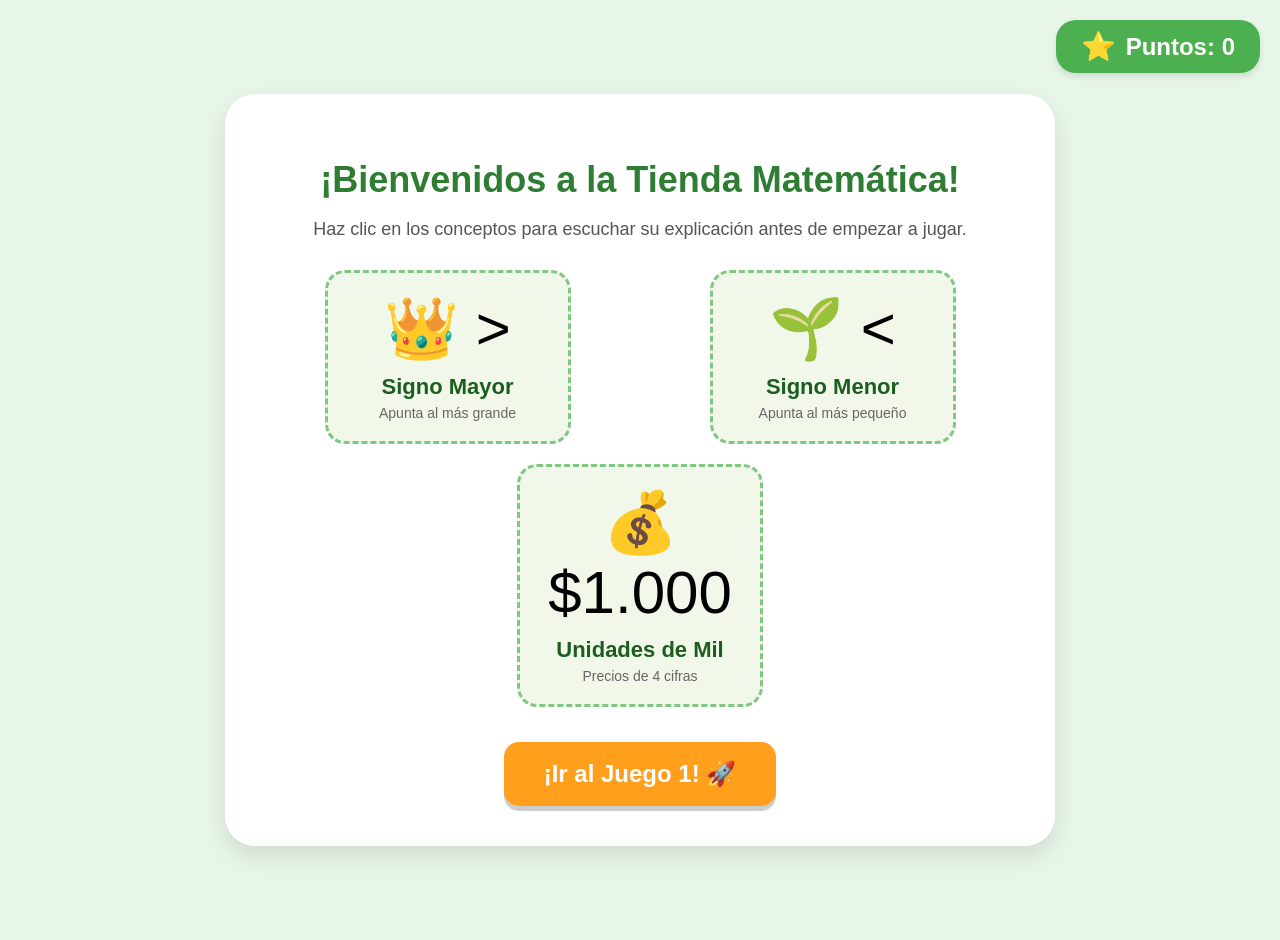
<file: basico4.html>
<!DOCTYPE html>
<html lang="es">
<head>
    <meta charset="UTF-8">
    <meta name="viewport" content="width=device-width, initial-scale=1.0">
    <title>Aprendizaje: Tienda Matemática</title>
    <style>
        body {
            font-family: 'Arial Rounded MT Bold', Arial, sans-serif;
            background-color: #e8f5e9;
            display: flex;
            flex-direction: column;
            align-items: center;
            justify-content: center;
            min-height: 100vh;
            margin: 0;
            padding: 20px;
        }

        /* Marcador Superior con Estrella requerido por la pauta */
        #contenedor-marcador {
            position: absolute;
            top: 20px;
            right: 20px;
            background-color: #4caf50;
            color: white;
            padding: 10px 25px;
            border-radius: 20px;
            font-size: 24px;
            font-weight: bold;
            box-shadow: 0 4px 6px rgba(0,0,0,0.1);
            display: flex;
            align-items: center;
            gap: 10px;
        }
        .estrella-marcador {
            font-size: 28px;
            animation: pulso 2s infinite;
        }

        .tarjeta-aprendizaje {
            text-align: center;
            background: white;
            padding: 40px;
            border-radius: 30px;
            box-shadow: 0 10px 25px rgba(0,0,0,0.1);
            width: 90%;
            max-width: 750px;
        }

        h1 { color: #2e7d32; font-size: 36px; margin-bottom: 10px; }
        .subtitulo { color: #555; font-size: 18px; margin-bottom: 30px; }

        /* Contenedor de recursos visuales */
        .recursos-visuales {
            display: flex;
            justify-content: space-around;
            flex-wrap: wrap;
            gap: 20px;
            margin-bottom: 35px;
        }

        .concepto-card {
            background: #f1f8e9;
            border: 3px dashed #81c784;
            border-radius: 20px;
            padding: 20px;
            width: 200px;
            cursor: pointer;
            transition: transform 0.2s, background-color 0.2s;
        }
        .concepto-card:hover {
            transform: scale(1.05);
            background-color: #c8e6c9;
        }
        .concepto-card .emoji { font-size: 60px; }
        .concepto-card .texto { font-size: 22px; font-weight: bold; color: #1b5e20; margin-top: 10px; }
        .concepto-card .explicacion { font-size: 14px; color: #666; margin-top: 5px; }

        .btn-comenzar {
            background-color: #ff9f1c;
            color: white;
            border: none;
            padding: 18px 40px;
            font-size: 24px;
            font-weight: bold;
            border-radius: 15px;
            cursor: pointer;
            box-shadow: 0 5px rgba(0,0,0,0.2);
            transition: background-color 0.2s;
        }
        .btn-comenzar:active {
            transform: translateY(5px);
            box-shadow: none;
        }

        @keyframes pulso {
            0% { transform: scale(1); }
            50% { transform: scale(1.15); }
            100% { transform: scale(1); }
        }
    </style>
</head>
<body>

    <div id="contenedor-marcador">
        <span class="estrella-marcador">⭐</span>
        <span>Puntos: <span id="puntos">0</span></span>
    </div>

    <div class="tarjeta-aprendizaje">
        <h1>¡Bienvenidos a la Tienda Matemática!</h1>
        <p class="subtitulo">Haz clic en los conceptos para escuchar su explicación antes de empezar a jugar.</p>

        <div class="recursos-visuales">
            <div class="concepto-card" onclick="reproducirConcepto('Mayor que. El número de la izquierda tiene más valor o un precio más alto.')">
                <div class="emoji">👑 &gt;</div>
                <div class="texto">Signo Mayor</div>
                <div class="explicacion">Apunta al más grande</div>
            </div>

            <div class="concepto-card" onclick="reproducirConcepto('Menor que. El número de la izquierda tiene menos valor o un precio más barato.')">
                <div class="emoji">🌱 &lt;</div>
                <div class="texto">Signo Menor</div>
                <div class="explicacion">Apunta al más pequeño</div>
            </div>

            <div class="concepto-card" onclick="reproducirConcepto('Unidades de Mil. Son los números de cuatro cifras, como los precios de las cosas en la tienda.')">
                <div class="emoji">💰 $1.000</div>
                <div class="texto">Unidades de Mil</div>
                <div class="explicacion">Precios de 4 cifras</div>
            </div>
        </div>

        <button class="btn-comenzar" onclick="iniciarJuegos()">¡Ir al Juego 1! 🚀</button>
    </div>

    <script>
        // Inicializar el sistema de puntuación acumulativa en el localStorage
        localStorage.setItem("puntajeAcumulado", "0");
        document.getElementById("puntos").innerText = localStorage.getItem("puntajeAcumulado");

        // Audio de asistencia interactiva (Lectura de objetos)
        function reproducirConcepto(mensaje) {
            window.speechSynthesis.cancel();
            const lectura = new SpeechSynthesisUtterance(mensaje);
            lectura.lang = 'es-ES';
            window.speechSynthesis.speak(lectura);
        }

        // Progresión secuencial: Redirección al juego 1
        function iniciarJuegos() {
            window.speechSynthesis.cancel();
            window.location.href = "juego1.html"; 
        }
    </script>
</body>
</html>
</file>
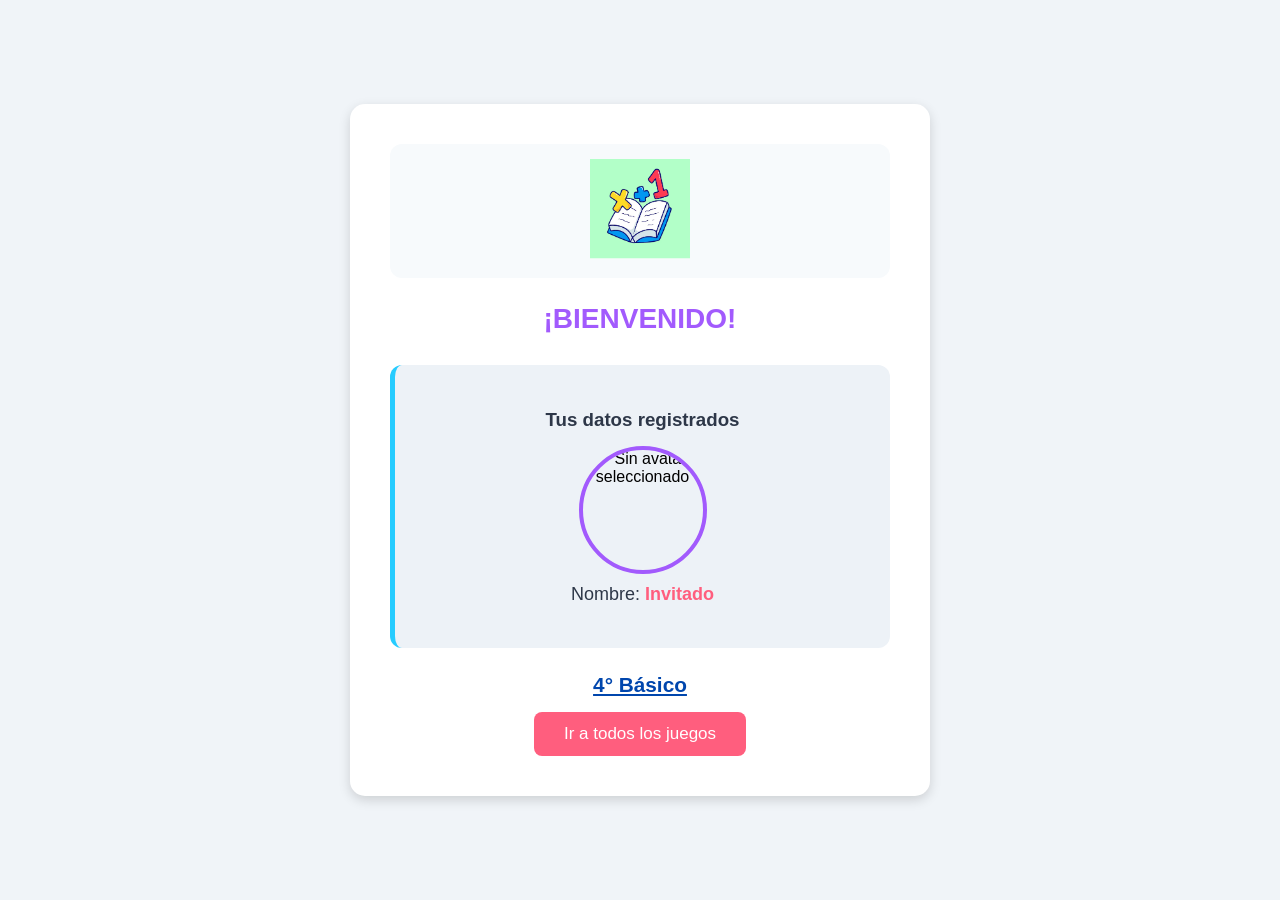
<file: inicio.html>
<!DOCTYPE html>
<html lang="es">
<head>
    <meta charset="UTF-8">
    <meta name="viewport" content="width=device-width, initial-scale=1.0">
    <title>BIENVENIDO</title>
    <link rel="stylesheet" href="CSS/inicio.CSS">
</head>
<body>
    <div class="contenedor-principal">

        <div class="rectangulo-logo">
            <img src="img/logo.avif" alt="Logo Plataforma" class="logo">
        </div>

        <h1>¡BIENVENIDO!</h1>

        <div class="recuadro-info">
            <h3>Tus datos registrados</h3>
            <img id="avatarUsuario" alt="Avatar seleccionado">
            <p>Nombre: <span id="nombreUsuario"></span></p>
        </div>

        <div style="margin-bottom: 15px;">
            <a href="4basico.html" style="color: #0046ad; text-decoration: underline; font-size: 1.3rem; font-weight: bold;">4° Básico</a>
        </div>

        <a href="todos.html" style="text-decoration: none;">
            <button class="btn-basico" onclick="mensajeVoz()">Ir a todos los juegos</button>
        </a>

    </div>

    <script src="js/inicio.js"></script>
</body>
</html>
</file>
<file: CSS/inicio.CSS>
body{
    margin: 0;
    padding: 0;
    box-sizing: border-box;
    font-family: Arial, sans-serif;
}

body {
    background-color: #f0f4f8;
    display: flex;
    justify-content: center;
    align-items: center;
    min-height: 100vh;
    padding: 20px;
}

.contenedor-principal {
    background: white;
    padding: 40px;
    border-radius: 15px;
    box-shadow: 0 4px 12px rgba(0,0,0,0.15);
    text-align: center;
    width: 100%;
    max-width: 500px;
}

.rectangulo-logo {
    background-color: #f7fafc;
    padding: 15px;
    border-radius: 12px;
    margin-bottom: 25px;
}

.logo {
    width: 100px;
}

h1 {
    color: #a25afd;
    margin-bottom: 30px;
    font-size: 28px;
}

.recuadro-info {
    background-color: #edf2f7;
    padding: 25px;
    border-radius: 12px;
    margin-bottom: 25px;
    border-left: 5px solid #26ccff;
}

.recuadro-info h3 {
    color: #2d3748;
    margin-bottom: 15px;
}

#avatarUsuario {
    width: 120px;
    height: 120px;
    border-radius: 50%;
    display: block;
    margin: 10px auto;
    border: 4px solid #a25afd;
    object-fit: cover;
}

.recuadro-info p {
    font-size: 18px;
    color: #2d3748;
    margin-top: 10px;
}

#nombreUsuario {
    font-weight: bold;
    color: #ff5e7e;
}

button {
    background-color: #ff5e7e;
    color: white;
    border: none;
    padding: 12px 30px;
    font-size: 17px;
    border-radius: 8px;
    cursor: pointer;
    transition: background 0.3s ease;
}

button:hover {
    background-color: #e04868;
}
</file>
